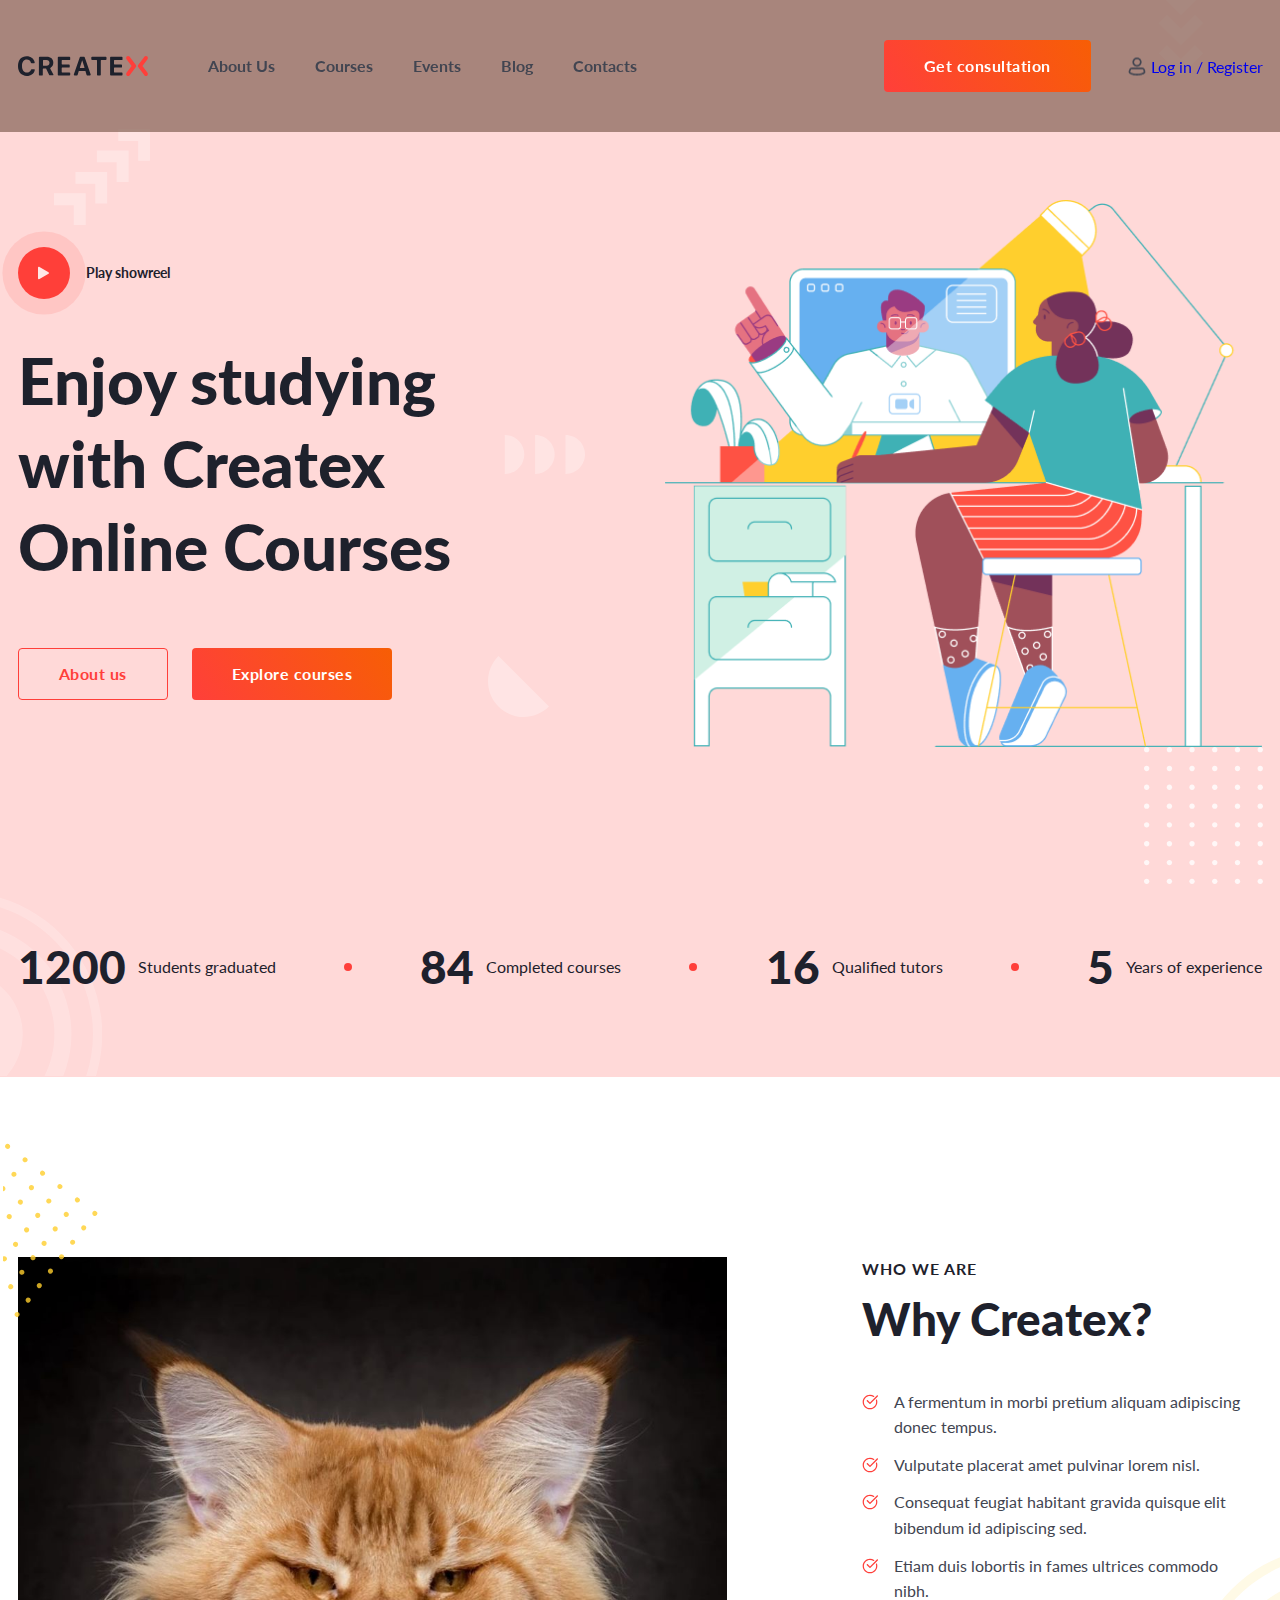
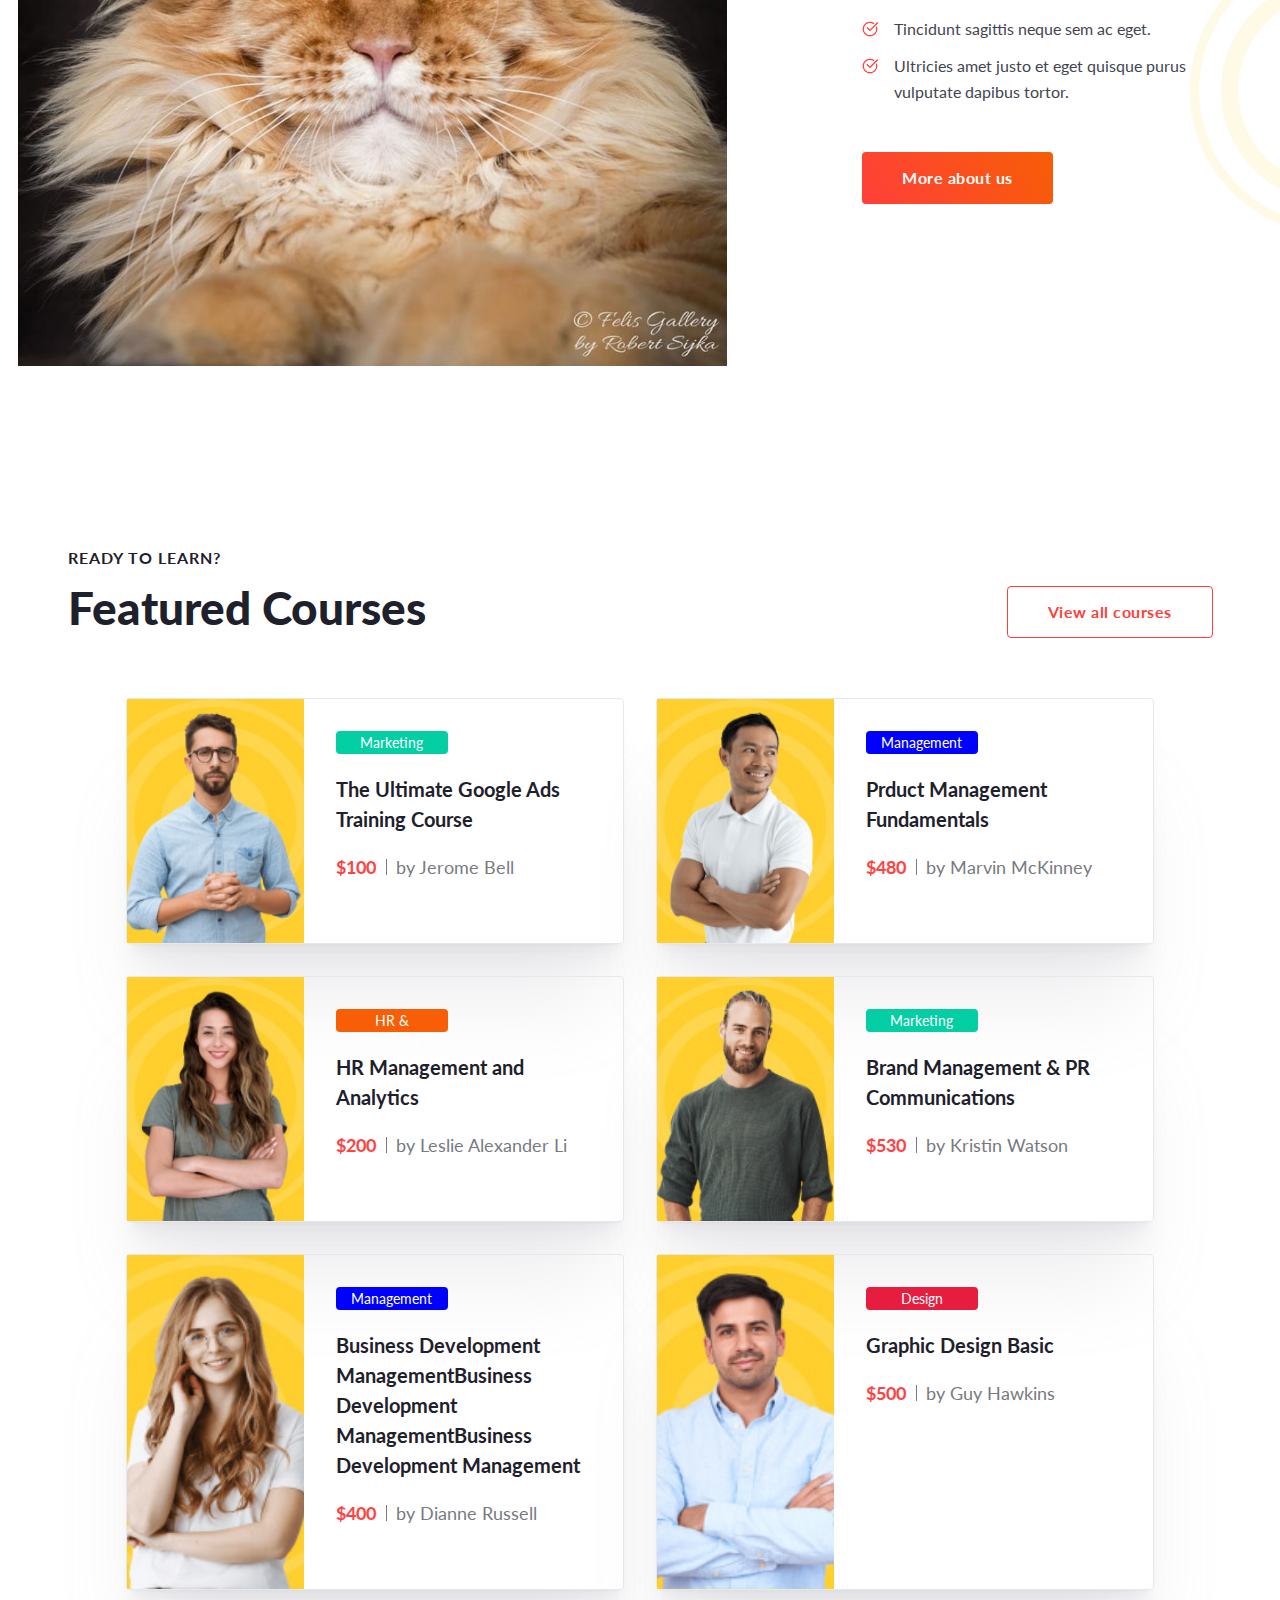
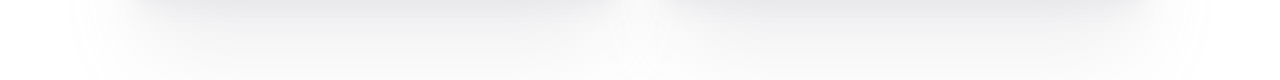
<file: index.html>
<!DOCTYPE html>
<html lang="en">
<head>
    <meta charset="UTF-8">
    <meta http-equiv="X-UA-Compatible" content="IE=edge">
    <meta name="viewport" content="width=device-width, initial-scale=1.0">
    <link rel="stylesheet" href="css/style.css">
    <link rel="stylesheet" href="css/fonts.css">
    <link rel="stylesheet" href="css/null.css">
    <link rel="stylesheet" href="css/common.css">
    <link rel="stylesheet" href="css/adaptive.css">
    <link href="https://fonts.googleapis.com/css2?family=Lato:regular,700,900&display=swap" rel="stylesheet">
    <title>Online Courses</title>
</head>
<body>
  <div class="wrapper">
     <header class="header">
        <div class="header__container">
                <a href="#" class="header__logo logo">
                    <img class="logo__img" src="img/logo.svg" alt="logo">
                </a>
                <div class="header__menu menu">
                  <nav class="menu__body">
                    <ul class="menu__list">
                    <li class="menu__item"><a href="#" class="menu__link">About Us</a></li>
                    <li class="menu__item"><a href="#" class="menu__link">Courses</a></li>
                    <li class="menu__item"><a href="#" class="menu__link">Events</a></li>
                    <li class="menu__item"><a href="#" class="menu__link">Blog</a></li>
                    <li class="menu__item"><a href="#" class="menu__link">Contacts</a></li></ul>
              </nav>
              <button type="button" class="icon-menu"><span></span></button>
                </div>
                <div class="header__actions actions">
                <a href="#" class="actions__button button"><span>Get consultation</span></a>
                <div class="actions__users user">
                 
                  <a href="#" class="user__icon icon-user"></a>
                  <a href="#" class="user__login"> <span>Log in /</span></a>
                  <a href="#" class="user__register"> <span>Register</span></a>
                </div>
                
                </div>
        </div>
    </header>
    <main class="page">
        <section class="page__main main-block">
           <div class="main-block__container">
             <div class="main-block__body body-main">
             
                <div class="body-main__content">
                    <a href="#" class="body-main__play">
                       <span>Play showreel</span></a>
                    <h1 class="body-main__title">Enjoy studying with Createx Online Courses</h1>
                  <div class="body-main__action">
                   <a href="#" class="body-main__button  button button_border"><span>About us</span></a>
                   <a class="body-main__button button"><span>Explore courses</span></a>
                  </div>
                </div>
               
               <div class="body-main__media">
            <img class="body-main__image" src="img/main/illustration.png" alt="picture">
         </div>
             </div>
         <div class="main-block__advantages advantages-main">
         <div class="advantages-main__item item-advantages">
         <div class="item-advantages__value">1200</div>
         <div class="item-advantages__text">Students graduated</div>
         </div>
         <div class="item-advantages__circle"></div>
         <div class="advantages-main__item item-advantages">
          <div class="item-advantages__value">84</div>
          <div class="item-advantages__text">Completed courses</div>
          </div>
          <div class="item-advantages__circle"></div>
          <div class="advantages-main__item item-advantages">
            <div class="item-advantages__value">16</div>
            <div class="item-advantages__text">Qualified tutors</div>
            </div>
            <div class="item-advantages__circle"></div>
            <div class="advantages-main__item item-advantages">
              <div class="item-advantages__value">5</div>
              <div class="item-advantages__text">Years of experience</div>
              </div>
        </div>
        </div>
        <div class="main-block__decor decor-main">
          <div class="decor-main__item decor-main__item_1"></div>
          <div class="decor-main__item decor-main__item_2"></div>
          <div class="decor-main__item decor-main__item_3"></div>
          <div class="decor-main__item decor-main__item_4"></div>
          <div class="decor-main__item decor-main__item_5"></div>
          <div class="decor-main__item decor-main__item_6"></div>
        </div>
     </section>
      
<section class="page__who-we-are who-we-are">
   <div class="who-we-are__container">
      <div class="who-we-are__image-container">
          <img class="who-we-are__image" src="img/who-we-are/2.jpg" alt="picture">
    </div>
     <div class="who-we-are__content">
        <div class="who-we-are__title title-container">
           <h4 class="title-container__subtitle">Who we are</h4>
           <h2 class="title-container__title">Why Createx?</h2>
           <ul class="who-we-are__list list-sign">
               <li class="list-sign__item">A fermentum in morbi pretium aliquam adipiscing donec tempus.</li>
               <li class="list-sign__item">Vulputate placerat amet pulvinar lorem nisl.</li>
               <li class="list-sign__item">Consequat feugiat habitant gravida quisque elit bibendum id adipiscing sed.</li>
               <li class="list-sign__item">Etiam duis lobortis in fames ultrices commodo nibh.</li>
               <li class="list-sign__item">Tincidunt sagittis neque sem ac eget.</li>
               <li class="list-sign__item">Ultricies amet justo et eget quisque purus vulputate dapibus tortor.</li>
           </ul>
           <a href="#" class=" who-we-are__button button"><span>More about us</span></a></div>
   </div>
 </div>
 <div class="who-we-are__decor decor">
  <div class="decor__item decor__item_1"></div>
  <div class="decor__item decor__item_2"></div>
   </div>
</section>
<!--<section class="page__questions questions">
 <div class="questions__container">
  <div class="questions__image-container">
    <img class="questions__image" src="img/questions/illustration.jpg" alt="picture">
  </div>
<div class="questions__content">
  <div class="questions__title title-container">
     <h4 class="title-container__subtitle">Any questions?</h4>
     <h2 class="title-container__title">Drop us a line</h2>
     <form action="#" method="get" class="questions__form form">
      <div class="form__row">
      <div class="form__line">
        <label for="name" class="form__label">First Name*</label>
        <input tabindex="1" id="name" required autocomplete="off" type="text" name="name" placeholder="Your first name" class="form__input">
      </div>
      <div class="form__line">
      <label for="lastname" class="form__label">Last  Name*</label>
      <input tabindex="2"  id="lastname" required autocomplete="off" type="text" name="lastname" placeholder="Your last name" class="form__input">
    </div>
  </div>
  <div class="form__row">
    <div class="form__line">
      <label for="email" class="form__label">Email*</label>
      <input tabindex="3" id="email" required autocomplete="off" type="email" name="email" placeholder="Your working email" class="form__input">
    </div>
    <div class="form__line">
    <label for="phone" class="form__label">Phone</label>
    <input tabindex="4" id="phone" required autocomplete="off" type="tel" name="phone" placeholder="Your phone number" class="form__input">
  </div>
</div>
<div class="form__row">
  <div class="form__line">
    <label for="message" class="form__label">Message*</label>
    <textarea id="message" tabindex="5" name="message" placeholder="Your message" class="form__textarea"></textarea>
  </div>
  </div>
  <div class="form__line">
  <div class="form__title">Studying process</div>
  <div class="form__radio radio">
    <input class="radio__input" id="Watching" value="Watching" name="process" type="radio">
    <label class="radio__label" for="Watching">Watching online video lectures</label>
</div>
<div class="form__radio radio">
  <input  class="radio__input" id="Passingtest" value="Passing test" name="process" type="radio">
  <label class="radio__label" for="Passingtest">Passing test</label>
</div>
<div class="form__radio radio">
  <input class="radio__input" id="feedback" value="feedback" name="process" type="radio">
  <label class="radio__label" for="feedback">Curator’s feedback</label>
</div>
<div class="form__radio radio">
  <input  class="radio__input" id="Corrections" value="Corrections" name="process" type="radio">
  <label class="radio__label" for="Corrections">Corrections if needed</label>
</div>
</div>
  <div class="form__row">
    <div class="form__line">
       <div class="form__checkbox checkbox">
        <input tabindex="6" id="ok" type="checkbox" value="yes" name="ok" class="checkbox__input">
        <label for="ok" class="checkbox__label"><span class="checkbox__text">I agree to receive communications from Createx Online School</span></label>
      </div>
    </div>
        <div class="form__line">
      <button tabindex="7" type="submit" class="questions__button button "><span>Send message</span></button>
    </div> </div>
  </form>
  </div>
  </div>
</div>
 </section>-->
<section class="page__feature feature">
  <div class="feature__container">
         <div class="feature__top">
       <div class="feature__title title-container">
         <h5 class="title-container__subtitle">Ready to learn?</h5>
          <h2 class="title-container__title">Featured Courses</h2>
        </div>
        <div class="feature__button ">
     <a class="button button_border"><span>View all courses</span></a></div>
     </div>
<div class="feature__cards">
          <div class="feature__card card">
         <div class="card__image-container">
           <img src="img/featured/image.png" alt="picture" class="card__image">
         </div>
      <div class="card__content">
       <p class="card__profile card__profile_green">Marketing</p>
       <h4 class="card__title">The Ultimate Google Ads Training Course</h4>
      <div class="card__prices">
         <span class="card__price">$100</span>
         <span class="card__name">by Jerome Bell</span>
      </div>
    </div>
  </div>
      <div class="feature__card card">
      <div class="card__image-container">
      <img src="img/featured/image2.png" alt="picture" class="card__image">
      </div>
      <div class="card__content">
      <p class="card__profile card__profile_blue">Management</p>
      <h4 class="card__title">Prduct Management Fundamentals</h4>
      <div class="card__prices">
      <span class="card__price">$480</span>
      <span class="card__name">by Marvin McKinney</span>
      </div>
    </div>
   </div>
    <div class="feature__card card">
    <div class="card__image-container">
    <img src="img/featured/image3.png" alt="picture" class="card__image">
   </div>
     <div class="card__content">
     <p class="card__profile card__profile_orange"> HR &amp; Recruting</p>
      <h4 class="card__title">HR Management and Analytics</h4>
      <div class="card__prices">
      <span class="card__price">$200</span>
      <span class="card__name">by Leslie Alexander Li</span>
   </div>
  </div>
  </div>
      <div class="feature__card card">
      <div class="card__image-container">
      <img src="img/featured/image4.png" alt="picture" class="card__image">
      </div>
      <div class="card__content">
      <p class="card__profile card__profile_green">Marketing</p>
      <h4 class="card__title">Brand Management &amp; PR Communications</h4>
      <div class="card__prices">
      <span class="card__price">$530</span>
      <span class="card__name">by Kristin Watson</span>
    </div>
   </div>
  </div>
       <div class="feature__card card">
        <div class="card__image-container">
          <img src="img/featured/image5.png" alt="picture" class="card__image">
        </div>
        <div class="card__content">
         <p class="card__profile  card__profile_blue">Management</p>
         <h4 class="card__title">Business Development ManagementBusiness Development ManagementBusiness Development Management</h4>
         <div class="card__prices">
          <span class="card__price">$400</span>
          <span class="card__name">by Dianne Russell</span>
         </div>
          </div>
           </div>
   <div class="feature__card card">
    <div class="card__image-container">
     <img src="img/featured/image6.png" alt="picture" class="card__image">
       </div>
        <div class="card__content">
         <p class="card__profile  card__profile_pink">Design</p>
          <h4 class="card__title">Graphic Design Basic</h4>
         <div class="card__prices">
          <span class="card__price">$500</span>
          <span class="card__name">by Guy Hawkins</span>
         </div>
        </div>
       </div>
      </div>
     </div>
   </section>  
    </main>
  </div>
  </body>
<!--

<div class="our-benefits">
                  <div class="our-benefits__container">
                      <div class="our-benefits__title title-container">
                          <h5 class="title-container__subtitle">Our benefits</h5>
                          <h2 class="title-container__title">That’s how we do it</h2>
                      </div>
                      <ul class="our-benefits__list tabs-list">
                          <li class="tabs-list__item">
                              <a class="tabs-list__link" href="#">Experienced Tutors</a>
                          </li>
                          <li class="tabs-list__item">
                            <a class="tabs-list__link" href="#">Feedback &amp; Support</a>
                        </li>
                        <li class="tabs-list__item">
                            <a class="tabs-list__link" href="#">24/7 Online Library</a>
                        </li>
                        <li class="tabs-list__item">
                            <a class="tabs-list__link" href="#">Community</a>
                        </li>
                      </ul>
                      <div class="our-benefits__tab block-tab">
                          <div class="block-tab__content">
                              <h3 class="block-tab__title">Only practicing tutors</h3>
                              <p class="block-tab__text">Urna nisi, arcu cras nunc. Aenean quam est lobortis mi non fames dictum suspendisse. Morbi mauris cras massa ut dolor quis sociis mollis augue. Nunc, sodales tortor sit diam mi amet massa. Fermentum diam diam sociis vestibulum. Nulla nisl accumsan, id dignissim massa ut amet. Amet enim, nisi tempus vehicula.</p>
                          </div>
                          <div class="block-tab__image-container">
                              <img src="img/1.jpg" alt="picture">
                          </div>
                      </div>
                  </div>
              </div>
<div class="our-events">
                <div class="our-events__container">
                  <div class="our-events__title title-container">
                    <h5 class="title-container__subtitle">Our Events</h5>
                    <h2 class="title-container__title">Lectures &amp; workshops</h2>
                  </div>
                  <ul class="our-events__list">
                    <li class="our-events__item item-events">
                     <div class="item-events__container">
                       <div class="item-events__data data-event">
                         <span class="data-event__data">05</span>
                         <span class="data-event__month"> August </span>
                           <span class="data-event__time">11:00 – 14:00</span>
                         </div>
                        <div class="item-events__info info-events">
                         <h4 class="info-events__title">Formation of the organizational structure of the company in the face of uncertainty.</h4>
                         <span class="info-events__type-course"> Onine master-class</span>
                       </div>
                       <div class="item-events__button button">
                       <a class="button__hover"> View more</a></div>
                     </div>
                    </li>
                    <li class="our-events__item item-events">
                    <div class="item-events__container">
                     <div class="item-events__data data-event">
                      <span class="data-event__data">24</span>
                       <span class="data-event__month"> July</span>
                        <span class="data-event__time">11:00 – 12:30</span>
                      </div>
                      <div class="item-events__info info-events">
                      <h4 class="info-events__title">Building a customer service department. Best Practices.</h4>
                      <span class="info-events__type-course">Onine lecture </span>
                    </div>
                    <div class="item-events__button button">
                      <a class="button__hover"> View more</a></div>
                  </div>
                 </li>
                 <li class="our-events__item item-events">
                  <div class="item-events__container">
                   <div class="item-events__data data-event">
                      <span class="data-event__data">16</span>
                      <span class="data-event__month"> July</span>
                      <span class="data-event__time">10:00 – 13:00</span>
                          </div>
                     <div class="item-events__info info-events">
                  <h4 class="info-events__title">How to apply methods of speculative design in practice. Worldbuilding prototyping.</h4>
                  <span class="info-events__type-course">Onine workshop </span>
                  </div>
                  <div class="item-events__button button">
                    <a class="button__hover"> View more</a></div>
              </div>
             </li>
                  </ul>
                  <div class="our-events__all-events">
                    <span class="our-events__question">Do you want more?</span>
                    <div class="our-events__button button">
                    <a href="#" class="button__idle">Explore all events</a></div>
                  </div>
                </div>
              </div>
<div class="certificate">
  <div class="certificate__container">
    <div class="certificate__content">
      <div class="certificate__title title-container">
        <h5 class="title-container__subtitle">Createx Certificate</h5>
        <h2 class="title-container__title">Your expertise will be confirmed</h2>
        <p class="certificate__text">We are accredited by international professional organizations and institutes:</p>
        <ul class="certificate__companies">
          <li class="certificate__company">
            <img class="certificate__img" src="img/logo1.svg" alt="picture">
          </li>
          <li class="certificate__company">
            <img class="certificate__img" src="img/logo2.svg" alt="picture">
          </li>
          <li class="certificate__company">
            <img class="certificate__img" src="img/logo3.svg" alt="picture">
          </li></ul>
           <div class="certificate__image-container">
          <img class="certificate__img" src="img/certificate.svg" alt="picture">
           </div>
         </div>
    </div>
  </div>
</div>
<div class="best-tutor">
  <div class="best-tutor__container">
    <div class="best-tutor__title title-container">
      <h5 class="title-container__subtitle">Best tutors are all here</h5>
      <h2 class="title-container__title">Meet our team</h2>
          </div>  
          <div class="best-tutor__content">
            <ul class="best-tutor__list">
              <li class="best-tutor__item card-tutor">
                <div class="card-tutor__container">
                  <div class="card-tutor__image-box">
                    <img src="img/6.svg" alt="picture">
                  </div>
                  <span class="card-tutor__name">Dianne Russell</span>
                  <p class="card-tutor__profile">Founder and CEO</p>
                </div>
              </li>
              <li class="best-tutor__item card-tutor">
                <div class="card-tutor__container">
                  <div class="card-tutor__image-box">
                    <img src="img/5.svg" alt="picture">
                  </div>
                  <span class="card-tutor__name">Jerome Bell</span>
                  <p class="card-tutor__profile">Founder and Program Director</p>
                </div>
              </li>
              <li class="best-tutor__item card-tutor">
                <div class="card-tutor__container">
                  <div class="card-tutor__image-box">
                    <img src="img/4.svg" alt="picture">
                  </div>
                  <p class="card-tutor__name">Kristin Watson</p>
                  <span class="card-tutor__profile">Marketer, Curator of Marketing Course</span>
                </div>
              </li>
              <li class="best-tutor__item card-tutor">
              <div class="card-tutor__container">
               <div class="card-tutor__image-box">
               <img src="img/3.svg" alt="picture">
              </div>
             <span class="card-tutor__name">Marvin McKinney</span>
            <p class="card-tutor__profile">PM, Curator of Management Course</p>
          </div>
        </li>
      </ul>
    </div>
  </div>
</div>
<div class="testimonials">
  <div class="testimonials__container">
    <div class="testimonials__title title-container">
      <h5 class="title-container__subtitle">TESTIMONIALS</h5>
      <h2 class="title-container__title">What our students say</h2>
    </div>
    <div class="testimonials__review review">
      <p class="review__text">Lorem ipsum dolor sit amet, consectetur adipiscing elit. Justo, amet lectus quam viverra mus lobortis fermentum amet, eu. Pulvinar eu sed purus facilisi. Vitae id turpis tempus ornare turpis quis non. Congue tortor in euismod vulputate etiam eros. Pulvinar neque pharetra arcu diam maecenas diam integer in.</p>
      <div class="review__box">
        <div class="review__image-box">
          <img class="review__img" src="img/photo.svg" alt="picture">
        </div>
        <div class="review__user">
          <span class="review__name">Eleanor Pena</span>
          <span class="review__position">Position, Course</span>
        </div>
      </div>
    </div>   
  </div>
</div>
<div class="blog">
  <div class="blog__container">
    <div class="blog__title title-container">
      <h5 class="title-container__subtitle">Our blog</h5>
      <h2 class="title-container__title">Latest posts</h2>
    </div>
    <div class="blog__box">
      <ul class="blog__list">
        <li class="blog__item item-blog">
          <div class="item-blog__content">
            <div class="item-blog__image-box">
              <span class="item-blog__type-info">Podcast</span>
              <img class="item-blog__img" src="img/blog1.svg" alt="picture">
            </div>
            <div class="item-blog__about">
              <span class="item-blog__profile">Marketing</span>
              <span class="item-blog__data">September 4, 2020</span>
              <span class="item-blog__time">36 min</span>
            </div>
            <h4 class="item-blog__title">What is traffic arbitrage and does it really make money?</h4>
            <p class="item-blog__text">Pharetra, ullamcorper iaculis viverra parturient sed id sed. Convallis proin dignissim lacus, purus gravida...</p>
            <a href="#" class="item-blog__link">Listen</a>
          </div>
        </li>
        <li class="blog__item item-blog">
          <div class="item-blog__content">
            <div class="item-blog__image-box">
              <span class="item-blog__type-info">Video</span>
              <img class="item-blog__img" src="img/blog2.svg" alt="picture">
            </div>
            <div class="item-blog__about">
              <span class="item-blog__profile">Management</span>
              <span class="item-blog__data">August 25, 2020</span>
              <span class="item-blog__time">45 min</span>
            </div>
            <h4 class="item-blog__title">What to do and who to talk to if you want to get feedback on the product</h4>
            <p class="item-blog__text">Neque a, senectus consectetur odio in aliquet nec eu. Ultricies ac nibh urna urna sagittis faucibus...</p>
            <a href="#" class="item-blog__link">Watch</a>
          </div>
        </li>
        <li class="blog__item item-blog">
          <div class="item-blog__content">
            <div class="item-blog__image-box">
              <span class="item-blog__type-info">Article</span>
              <img class="item-blog__img" src="img/blog3.svg" alt="picture">
            </div>
            <div class="item-blog__about">
              <span class="item-blog__profile">Design</span>
              <span class="item-blog__data">August 8, 2020</span>
              </div>
            <h4 class="item-blog__title">Should you choose a creative profession if you are attracted to creativity?</h4>
            <p class="item-blog__text">Curabitur nisl tincidunt eros venenatis vestibulum ac placerat. Tortor, viverra sed vulputate ultrices...</p>
            <a href="#" class="item-blog__link">Read</a>
          </div>
        </li>
      </ul>
    </div>
  </div>
</div>
<div class="subscribe">
  <div class="subscribe__container">
    <div class="subscribe__title title-container">
      <h5 class="title-container__subtitle">Don’t miss anything</h5>
      <h2 class="title-container__title">Subscribe to the Createx School announcements</h2>
    </div>
    <div class="subscribe__form form-subscribe">
      <div class="form-subscribe__input">Your working email</div>
      <div class="form-subscribe__button button">Subscribe</div>
    </div>
  </div>
</div>
    </main>
      <footer class="footer">
        <div class="footer__top">
          <div class="footer__container">
            <div class="footer__main-block">
              <div class="footer__logo logo">
                <img class="logo__img" src="img/logo.svg" alt="Logo">
              </div>
              <p class="footer__text">Createx Online School is a leader in online studying. We have lots of courses and programs from the main market experts. We provide relevant approaches to online learning, internships and employment in the largest companies in the country. </p>
              <ul class="footer__list-socials socials">
                <li class="socials__item"><a href="#" class="socials__link"></a></li>
                <li class="socials__item"><a href="#" class="socials__link"></a></li>
                <li class="socials__item"><a href="#" class="socials__link"></a></li>
                <li class="socials__item"><a href="#" class="socials__link"></a></li>
                <li class="socials__item"><a href="#" class="socials__link"></a></li>
                <li class="socials__item"><a href="#" class="socials__link"></a></li>
              </ul>
            </div>
            <div class="footer__list">
              <h3 class="footer__title">site map</h3>
              <ul class="footer__list-info info-list">
                <li class="info-list__item"><a href="#" class="info-list__link">About Us</a></li>
                <li class="info-list__item"><a href="#" class="info-list__link">Courses</a></li>
                <li class="info-list__item"><a href="#" class="info-list__link">Events</a></li>
                <li class="info-list__item"><a href="#" class="info-list__link">Blog</a></li>
                <li class="info-list__item"><a href="#" class="info-list__link">Contacts</a></li>
              </ul>
            </div>
            <div class="footer__list">
              <h3 class="footer__title">courses</h3>
              <ul class="footer__list-info info-list">
                <li class="info-list__item"><a href="#" class="info-list__link">Marketing</a></li>
                <li class="info-list__item"><a href="#" class="info-list__link">Management</a></li>
                <li class="info-list__item"><a href="#" class="info-list__link">HR &amp; Recruting</a></li>
                <li class="info-list__item"><a href="#" class="info-list__link">Design</a></li>
                <li class="info-list__item"><a href="#" class="info-list__link">Development</a></li>
              </ul>
            </div>
            <div class="footer__contacts">
              <h3 class="footer__title">contact us</h3>
              <span class="footer__phone">(405) 555-0128</span>
              <span class="footer__mail">hello@createx.com</span>
            </div>
            <div class="footer__form">
              <h3 class="footer__title">sign up to our newsletter</h3>
              <div class="footer__input"></div>
              <p class="footer__subscribe">*Subscribe to our newsletter to receive communications and early updates from
                Createx SEO Agency.</p>
            </div>
          </div>
        </div>
        <div class="footer__bottom">
          <div class="footer__container">
            <p class="footer__copyrights">© All rights reserved. Made with <span></span> by Createx Studio</p>
            <a href="#" class="footer__go-top">go to top</a>
          </div>
        </div>
      </footer>-->
</file>
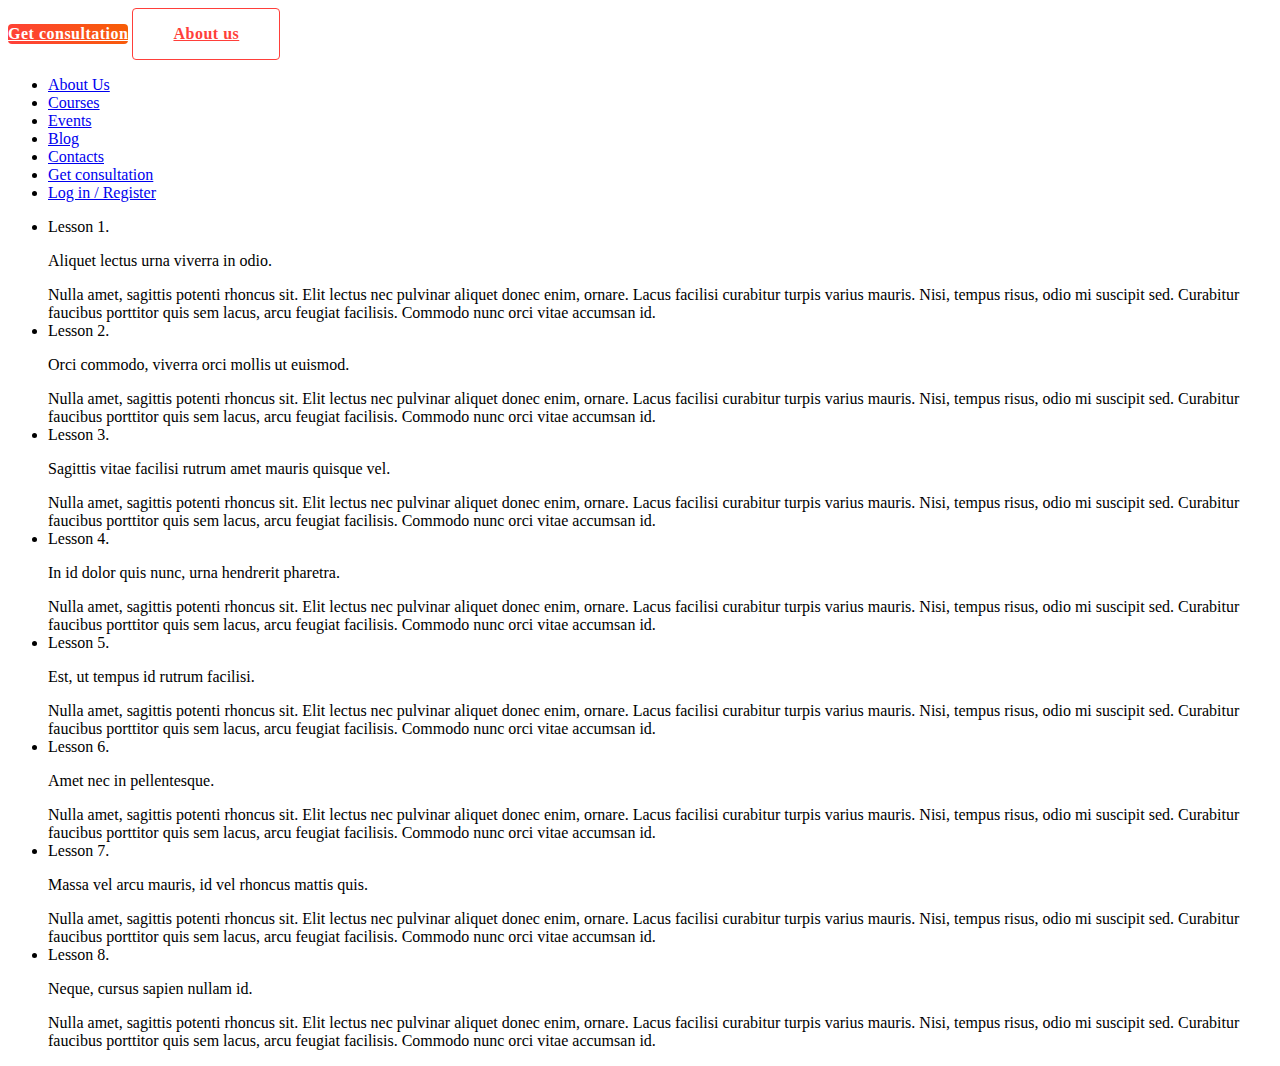
<file: _common.html>
<!DOCTYPE html>
<html lang="en">
<head>
    <meta charset="UTF-8">
    <meta http-equiv="X-UA-Compatible" content="IE=edge">
    <meta name="viewport" content="width=device-width, initial-scale=1.0">
    <link rel="stylesheet" href="css/style.css">
    <link rel="stylesheet" href="css/common.css">
    <title>Online Courses</title>
</head>
<body>
<a href="" class="button"><span>Get consultation</span></a>
<a href="" class="button button_border"><span>About us</span> </a>
<div class="hamburger">
    <input id="hamburger__toggle" type="checkbox">
    <label for="hamburger__toggle" class="hamburger__btn">
        <span></span>
    </label>
    <ul class="hamburger__menu">
        <li class="hamburger__item">
            <a href="#">About Us</a>
        </li>
        <li class="hamburger__item">
            <a href="#">Courses</a>
        </li>
        <li class="hamburger__item">
            <a href="#">Events</a>
        </li>
        <li class="hamburger__item">
            <a href="#">Blog</a>
        </li>
        <li class="hamburger__item">
            <a href="#">Contacts</a>
        </li>
        <li class="hamburger__item hamburger__item--action">
            <a href="#" class="hamburger__action btn btn--orange">Get consultation</a>
        </li>
        <li class="hamburger__item hamburger__item--action">
            <a href="#" class="hamburger__login">Log in / Register</a>
        </li>
    </ul>
</div>
<div class="course-main__body">
    <div class="course-main__content">
        <ul class="course-main__list">
            <li class="course-main__item">
                <input type="checkbox" id="lesson-1">
                <label class="cross" for="lesson-1">Lesson 1.</label>
                <p>Aliquet lectus urna viverra in odio.</p>
                <div class="course-main__description">Nulla amet, sagittis potenti rhoncus sit. Elit lectus nec pulvinar aliquet donec enim, ornare. Lacus facilisi curabitur turpis varius mauris. Nisi, tempus risus, odio mi suscipit sed. Curabitur faucibus porttitor quis sem lacus, arcu feugiat facilisis. Commodo nunc orci vitae accumsan id.</div>
            </li>
            <li class="course-main__item">
                <input type="checkbox" id="lesson-2">
                <label class="cross" for="lesson-2">Lesson 2.</label>
                <p>Orci commodo, viverra orci mollis ut euismod.</p>
                <div class="course-main__description">Nulla amet, sagittis potenti rhoncus sit. Elit lectus nec pulvinar aliquet donec enim, ornare. Lacus facilisi curabitur turpis varius mauris. Nisi, tempus risus, odio mi suscipit sed. Curabitur faucibus porttitor quis sem lacus, arcu feugiat facilisis. Commodo nunc orci vitae accumsan id.</div>
            </li>
            <li class="course-main__item">
                <input type="checkbox" id="lesson-3">
                <label class="cross" for="lesson-3">Lesson 3.</label>
                <p>Sagittis vitae facilisi rutrum amet mauris quisque vel.</p>
                <div class="course-main__description">Nulla amet, sagittis potenti rhoncus sit. Elit lectus nec pulvinar aliquet donec enim, ornare. Lacus facilisi curabitur turpis varius mauris. Nisi, tempus risus, odio mi suscipit sed. Curabitur faucibus porttitor quis sem lacus, arcu feugiat facilisis. Commodo nunc orci vitae accumsan id.</div>
            </li>
            <li class="course-main__item">
                <input type="checkbox" id="lesson-4">
                <label class="cross" for="lesson-4">Lesson 4.</label>
                <p>In id dolor quis nunc, urna hendrerit pharetra.</p>
                <div class="course-main__description">Nulla amet, sagittis potenti rhoncus sit. Elit lectus nec pulvinar aliquet donec enim, ornare. Lacus facilisi curabitur turpis varius mauris. Nisi, tempus risus, odio mi suscipit sed. Curabitur faucibus porttitor quis sem lacus, arcu feugiat facilisis. Commodo nunc orci vitae accumsan id.</div>
            </li>
            <li class="course-main__item">
                <input type="checkbox" id="lesson-5">
                <label class="cross" for="lesson-5">Lesson 5.</label>
                <p>Est, ut tempus id rutrum facilisi.</p>
                <div class="course-main__description">Nulla amet, sagittis potenti rhoncus sit. Elit lectus nec pulvinar aliquet donec enim, ornare. Lacus facilisi curabitur turpis varius mauris. Nisi, tempus risus, odio mi suscipit sed. Curabitur faucibus porttitor quis sem lacus, arcu feugiat facilisis. Commodo nunc orci vitae accumsan id.</div>
            </li>
            <li class="course-main__item">
                <input type="checkbox" id="lesson-6">
                <label class="cross" for="lesson-6">Lesson 6.</label>
                <p>Amet nec in pellentesque.</p>
                <div class="course-main__description">Nulla amet, sagittis potenti rhoncus sit. Elit lectus nec pulvinar aliquet donec enim, ornare. Lacus facilisi curabitur turpis varius mauris. Nisi, tempus risus, odio mi suscipit sed. Curabitur faucibus porttitor quis sem lacus, arcu feugiat facilisis. Commodo nunc orci vitae accumsan id.</div>
            </li>
            <li class="course-main__item">
                <input type="checkbox" id="lesson-7">
                <label class="cross" for="lesson-7">Lesson 7.</label>
                <p>Massa vel arcu mauris, id vel rhoncus mattis quis.</p>
                <div class="course-main__description">Nulla amet, sagittis potenti rhoncus sit. Elit lectus nec pulvinar aliquet donec enim, ornare. Lacus facilisi curabitur turpis varius mauris. Nisi, tempus risus, odio mi suscipit sed. Curabitur faucibus porttitor quis sem lacus, arcu feugiat facilisis. Commodo nunc orci vitae accumsan id.</div>
            </li>
            <li class="course-main__item">
                <input type="checkbox" id="lesson-8">
                <label class="cross" for="lesson-8">Lesson 8.</label>
                <p>Neque, cursus sapien nullam id.</p>
                <div class="course-main__description">Nulla amet, sagittis potenti rhoncus sit. Elit lectus nec pulvinar aliquet donec enim, ornare. Lacus facilisi curabitur turpis varius mauris. Nisi, tempus risus, odio mi suscipit sed. Curabitur faucibus porttitor quis sem lacus, arcu feugiat facilisis. Commodo nunc orci vitae accumsan id.</div>
            </li>
        </ul>
    </div>
</body>
</html>
</file>
<file: css/style.css>
.wrapper{
     
      min-height: 100%;
	display: flex;
	flex-direction: column;
	position: relative;
	overflow: hidden;
   }
   .wrapper>main {
      flex: 1 1 auto;
   }

   .header{
      position: fixed;
      top:0;
      left:0;
      width: 100%;
      padding: 20px 0;
      z-index: 50;
      background-color: rgba(146, 112, 100, 0.795);
   }
   .header__container {
      display: flex;
      align-items: center;
      gap:60px;
      padding: 20px 15px 20px 15px;

   }
   .header__logo {
   }
   .logo {
   }
   .logo__img {
   }
   .header__menu {
      flex-grow: 1;
   }
   .menu {
   }
   .menu__list {
      display: flex;
      column-gap:40px;
      row-gap: 10px;
      flex-wrap: wrap;
      align-items: center;
   }
   .menu__item {
   }
   .menu__link {
      position: relative;
      font-family: "Lato";
      font-weight: 700;
font-size: 16px;
line-height: 160%;
color: #424551;
transition: color 0.3s ease 0s;

   }

   .menu__link::before {
      content: "";
      display: inline-block;
      margin-bottom: -5px;
      position: absolute;
      left: 0;
      bottom: 0;
      width: 0;
      height: 2px;
      background-color: #696464f9;
      transition: all 0.4s ease 0s, opacity 0.5s ease 0s;
      opacity: 0;
   }
   
   @media (any-hover: hover) {
      .menu__link:hover::before {
         content: "";
         transition: all 0.4s ease 0s, opacity 0.5s ease 0s;
         width: 100%;
         opacity: 1;
         text-decoration: none;
      }
   }

   .header__actions {
      display: flex;
      flex-shrink: 0;
      align-items: center;
      gap:36px;
      flex-wrap: wrap;
   }
   .actions{
      display: flex;
      align-items: center;
   }
   .actions__button {
      padding:16px 40px ;
   }
   
   
   .user {
      
      align-items: center;
   
   }
   
   .user__icon {
      color: #424551;
      background: url("../img/icons/Profile.png") left no-repeat;
      padding-left: 24px;
      width: ;
      height: 100%;
   }
   
  
   .icon-user{
width: 100%;
   }
  
   
   .user__login {}
   
   .user__login span:hover {
      text-decoration: underline;
   }
   .user__register {}

   .user__register span:hover {
      text-decoration: underline;
   }
   
   .main-block {
      padding: 200px 0px 80px 0px ;
      background: rgba(255, 63, 58, 0.2);
      position: relative;
   }
   .main-block__container {
      position: relative;
      z-index: 2;
   }
   .main-block__body {
      margin-bottom: 190px;
   }
   
   .main-block__advantages {
   }

   .body-main {
      display: flex;
      gap: 137px;
      flex-direction: row;
      
   }
   .body-main__media {
      flex:0 1 48%;
      position: relative;
   }
   .body-main__image{
      max-width: 100%;
        
      }
      
   .body-main__play {
font-weight: 700;
font-size: 14px;
line-height: 150%;
color: #1E212C;
display: inline-flex;
align-items: center;
position: relative;
gap: 16px;
   }
   .body-main__play::after{
      content: "";
      position: absolute;
      top:0;
      left:0;
      width: 52px;
      height: 52px;
      border-radius: 50%;
      background:rgba(255, 63, 58, 0.12);
      transform:scale(1.6);
      animation: play-circle 1s infinite ease alternate;
   }
   .body-main__play::before{
      content: "";
      flex: 0 0 52px;
      width: 52px;
      height: 52px;
      border-radius: 50%;
      background:rgba(255, 63, 58, 1) url("../img/main/Polygon.svg") center no-repeat;
   }
 @keyframes play-circle{
   0%{
      transform:scale(1.6);
   }
   100%{
      transform:scale(1.8);
   }
 }
 .body-main__play:not(:last-child){
margin-bottom: 40px;
 }
   .body-main__title {
font-style: normal;
font-weight: 900;
font-size: 64px;
line-height: 130%;
color: #1E212C;
   }
   .body-main__title:not(:last-child){
      margin-bottom: 60px;
       }
   .body-main__action {
      display: flex;
      align-items: center;
      gap: 24px;
   }
   .body-main__button {
      padding:16px 40px ;
   }
  .body-main__content{
   
   flex:1 1 40%;
  
   align-self: center;
  }
   
  
   
   .advantages-main {
      display: flex;
      justify-content: space-between;
      gap: 20px;
      align-items: center;
   }
   .advantages-main__item {
     
   }
   .item-advantages {
      display: flex;
      align-items: center;
      gap:12px;
      flex-wrap: wrap;
   }
 
   .item-advantages__circle{
      background:rgba(255, 63, 58, 1) ;
      flex: 0 0 8px;
      border-radius: 50%;
      width: 8px;
      height: 8px;
   }
   .item-advantages__value {
      font-style: normal;
font-weight: 900;
font-size: 46px;
line-height: 130%;
color: #1E212C;
   }
   .item-advantages__text {
      font-style: normal;
font-weight: 400;
font-size: 16px;
line-height: 160%;
color: #1E212C
   }

   .main-block__decor {
   }
   .decor-main {
      position: absolute;
      width: 100%;
      height: 100%;
      top:0;
      left:0;
   }
   .decor-main__item {
      position: absolute;
   }
   .decor-main__item_1 {
      background: url("../img/main/decor/shapes.svg") 0 0 no-repeat;
      width: 96px;
      height: 96px;
      top:12%;
      left:4.2%;
   }

   .decor-main__item_2 {
      background: url("../img/main/decor/circles.svg") 0 0 no-repeat;
      width: 284px;
      height: 284px;
      bottom:-9.2%;
      left:-5.5%;

   }
   .decor-main__item_3 {
      background: url("../img/main/decor/shapes2.svg") 0 0 no-repeat;
      width: 88px;
      height: 47px;
      top:40%;
      left:39%;
   }
   .decor-main__item_4 {
      background: url("../img/main/decor/Vector.svg") 0 0 no-repeat;
      width: 61px;
      height: 61px;
      top:60.9%;
      left:38.1%;
   }
   .decor-main__item_5 {
      background: url("../img/main/decor/shapes.svg") 0 0 no-repeat;
      width: 96px;
      height: 96px;
      top:-3.7%;
      right: 4%;
      transform: rotate(135deg);
   }

   .decor-main__item_6 {
      background: url("../img/main/decor/dots.svg") 0 0 no-repeat;
      width: 187px;
      height: 137px;
      bottom:17.9%;
      right: -4%;
     
   }
   .who-we-are{
      position: relative;
   }
   .who-we-are__container {
      padding: 180px 0px 90px 0px ; 
      display: flex;
     
      position: relative;
   }
   .who-we-are__image-container {
      flex:1 1 57%;
      position: relative;
   }
   .who-we-are__image {
     
     max-width: 100%;
     
   }
   .who-we-are__content {
      flex: 0 0 43%;
      z-index: 2;
      
   }
   .who-we-are__title {
      width: 390px;
      margin-left: 135px;
   }
   
     .who-we-are__list {
      margin-bottom: 48px;
      max-width: 390px;
   }
   .list-sign {
      max-width: 390px;
      
   }
   .list-sign__item {
     display: flex;
     flex-direction:column ;
     gap: 12px;
font-style: normal;
font-weight: 400;
font-size: 16px;
line-height: 160%;
color: #424551;
position: relative;
padding-left: 32px;

   }
   .list-sign__item::before{
      
      display: block;
      content:"";
      visibility: visible;
    position: absolute;
    width: 16px;
    height: 16px;
    top: 5px;
    left: 0;
    transition: all 0.2s ease 0s;
         background: url("../img/who-we-are/decor/check.svg")  0 0 / 16px no-repeat;
   }
   .list-sign__item:not(:last-child){
      margin-bottom: 12px;
   }
   .who-we-are__button {
      padding:16px 40px ;
   }
   .decor__item {
      z-index: 2;
        position: absolute;
    width: 100%;
    height: 100%;
    top:0;
    left:0;
   }
   .decor__item_1 {
            top:9%;
      left:-4.7%;
      width: 221px;
      height: 96px;
      background: url("../img/who-we-are/decor/dots.svg") 0 0 no-repeat;
     transform: rotate(90deg);
   }

   .decor__item_2 {
      top:48%;
      left:93%;
      width: 287px;
      height: 287px;
      background: url("../img/who-we-are/decor/circles.svg") 0 0 no-repeat;
       }
       .questions{
         padding: 90px 0px 90px 0px ; 
       }
       .questions__container {
         
      display: flex;
      column-gap: 105px;
     
      }
      .questions__image-container {
        
         flex: 1 1 34.3%;
       align-self: center;
      }
      
      .questions__content {
         flex: 0 0 52%;
         display: flex;
         padding: 0px;
         
      }
      .questions__title {
         width: 100%;
         margin-left: 0;
      }
    
      .questions__button {
         width: 340px;
         display: inline-block;
         position: relative;
         cursor:pointer;
         align-items: center;
      }     
      .questions__button span{
         padding: 0px 77px;
        font-weight: 700;
font-size: 16px;
line-height: 325%;
align-items: center;
text-align: center;
letter-spacing: 0.5px;
color: #FFFFFF;
      }
      .form__row{
         display: flex;
         gap: 25px;
      }
      .form__line {
         flex:1 1 56.7%;
      }
      .form__line:not(:last-child){
         margin-bottom: 24px;
      }
      .form__label {
   font-style: normal;
   font-weight: 400;
   font-size: 16px;
   line-height: 160%;
   color: #424551;
      }
      .form__label:not(:last-child){
         display: inline-block;
         margin-bottom: 8px;
      }
      .form__input {
         padding: 13px 16px;
         color: #7A956B;
         width: 340px;
         height: 52px;
         border: 1px solid #D7DADD;
border-radius: 4px;
      }
      .form__input::placeholder{
         font-weight: 400;
font-size: 16px;
line-height: 160%;
color: #9A9CA5;
      }
      .form__textarea{
         padding: 13px 16px;
         Width:705px;
         Height:128px;
         border: 1px solid #D7DADD;
border-radius: 4px;
font-style: normal;
   font-weight: 400;
   font-size: 16px;
   line-height: 160%;
   color: #424551;
   margin-bottom: 48px;
      }
      .form__textarea::placeholder {
         font-family: "Lato"; 
font-style: normal;
   font-weight: 400;
   font-size: 16px;
   line-height: 160%;
   color: #9A9CA5;
      }
      .form__textarea:not(:last-child){
        display: block;
         margin-bottom: 48px;
      }
      .checkbox{
       position: relative;
      }
      .checkbox__input {
         width: 315px;
         position: absolute;
	width: 0;
	height: 0;
	opacity: 0;
      }
      .checkbox__label {
         cursor: pointer;
       display: inline-flex;
       align-items: center;
       gap: 12px;

      }
      input[type="checkbox"] {
         display: none;
       }
      .checkbox__text {
         font-style: normal;
font-weight: 400;
font-size: 16px;
line-height: 160%;
color: #424551;
align-self: center;
}
.checkbox__label::before {
         content: "";
         flex: 0 0 16px;
         width: 16px;
         height: 16px;
         border-radius: 3px;
         transform: translate(0, -70%);
         background: rgb(255 63 58);
      }
.checkbox__input:checked + .checkbox__label::before {
         background: rgb(255 63 58) url('../img/questions/check.svg') center/ 70% no-repeat;
 }
      .form__title{
         font-style: normal;
         font-weight: 700;
         font-size: 16px;
         line-height: 150%;
         letter-spacing: 1px;
         text-transform: uppercase;
         color: #1E212C;
      }
      .form__title:not(:last-child){
         margin-bottom: 8px;}
         input[type="radio"] {
            display: none;
          }
      .form__radio {
      }
      .radio {
      }
      .radio__input {
      }
      .radio__label {
         font-style: normal;
font-weight: 400;
font-size: 16px;
line-height: 160%;
color: #424551;
align-self: center;
   cursor: pointer;
   display: inline-flex;
   align-items: center;
   gap: 12px;
   position: relative;
      }
      .radio__label:not(:last-child){
         margin-bottom: 48px;}
         .radio__label::before{
               content: '';
               align-self: flex-start;
               transform: translate(0, 35%);
               flex: 0 0 16px;
               width: 16px;
               height: 16px;
               border-radius: 50%;
               background-color: rgb(255 63 58);
           }
           
        .radio__input:checked + .radio__label::before {
         background: white;/*url('../img/questions/check.svg') center/ 70% no-repeat;*/
      outline: 2px solid rgb(255 63 58) ;
      }
      .feature__container {
         padding: 90px 0px 90px 0px ; 
      }
      .feature__top {
         display: flex;
        flex-direction: row;
        padding-bottom: 60px;
        padding-left: 50px;
        padding-right: 50px;
      }
      .feature__title {
         flex:0 0 50%;
        
         text-align: start;
         margin-left: 0;
      }
      .feature__button {
         flex:0 0 50%;
         text-align: end;
         align-self: flex-end;
      
      }
      .feature__content {
         display: flex;
         flex-wrap: wrap;
      }
      .feature__cards{
         display: flex;

         flex-wrap: wrap;
         flex: 1 1 auto;
         justify-content: center;
         row-gap:32px;
         column-gap: 32px;
        
        
      }
      .feature__card {
         flex: 0 1 40%;

         width: 100%;
      }


      .card {
         display: flex;
         
         border: 1px solid rgba(229, 232, 237, 1) ;
        /* box-shadow: 0 14px 28px rgba(0,0,0,0.1), 0 10px 10px rgba(0,0,0,0.1);*/
        border: 1px solid #E5E8ED;
/* shadow/regular */

box-shadow: 0px 80px 80px -20px rgba(154, 156, 165, 0.16), 0px 30px 24px -10px rgba(154, 156, 165, 0.1), 0px 12px 10px -6px rgba(154, 156, 165, 0.08), 0px 4px 4px -4px rgba(30, 33, 44, 0.05);
border-radius: 4px;
         
              }
      .card__image-container {
         flex: 0 0 35.6%;
         position: relative;
         min-height: 214px;
      }
      .card__image {
         height: 100%;
         width: 100%;
         object-fit: cover;
         position: absolute;
         top:0;
         left:0;

      }
      .card__content {
         flex: 1 1 48.5%;
         align-items: center;
         padding: 32px 32px 62px 32px;
      }
      .card__profile:not(:last-child){
         padding-bottom: 20px;
      }
      .card__profile {
         font-style: normal;
font-weight: 400;
font-size: 14px;
line-height: 150%;
color: #FFFFFF;
max-width: 112px;
height: 23px;
text-align: center;
border-radius: 4px;
align-items: center;
padding: 1px 8px;

      }
      .card__profile_green{
         background-color: #03CEA4; ;
      }
      .card__profile_blue{
         background-color: blue;
      }
      .card__profile_orange{
         background-color: #F75E05;
      }
      .card__profile_pink{
         background-color: rgb(231, 29, 63);
      }
      .card__profile:not(:last-child){
         margin-bottom: 20px;
      }
    
      .card__title {
         font-style: normal;
font-weight: 700;
font-size: 20px;
line-height: 150%;
color: #1E212C;

      }
      .card__title:not(:last-child){
         margin-bottom: 20px;
      }   
      .card__prices {
      }
      .card__price {
        font-style: normal;
font-weight: 700;
font-size: 18px;
line-height: 150%;
color: #FF4242;
position: relative;
margin-right: 16px;
      }
      .card__price::after {
         content:"";
         width: 1px;
         height: 16px;
         background-color:rgba(120, 122, 128, 1);
         position: absolute;
         top: 3px;
         left:50px;
      }
      .card__name {
         font-weight: 400;
font-size: 18px;
line-height: 150%;
color: #787A80;
      }
</file>
<file: css/fonts.css>
@import url("https://fonts.googleapis.com/css?family=Lato:regular,700,900&display=swap");
@font-face {
	font-family: 'Lato';
	src: url('../fonts/Lato-Regular.woff') format('woff');
    font-weight: normal;
	font-style: normal;
    font-display: swap;
}
@font-face {
	font-family: 'Lato';
	src: url('../fonts/Lato-Bold.woff') format('woff');
    font-weight: 700;
	font-style: normal;
    font-display: swap;
}
@font-face {
	font-family: 'Lato';
	src: url('../fonts/Lato-Black.woff') format('woff');
    font-weight: 900;
	font-style: normal;
    font-display: swap;
}
</file>
<file: css/null.css>
body,
html{
height: 100%;
font-family: "Lato";
color:  rgba(30, 33, 44, 1);
}
*,
*::before,
*::after {
	margin: 0;
	padding: 0;
	border: 0;
	box-sizing: border-box;
}
li {
	list-style: none;
}
a,
a:visited {
	text-decoration: none;
}
a:hover {
	text-decoration: none;
}
h1,
h2,
h3,
h4,
h5,
h6 {
	font-weight: inherit;
	font-size: inherit;
}
img {
	vertical-align: top;
}
body,
html{
height: 100%;
font-family: "Lato";
color:  rgba(30, 33, 44, 1);
}
</file>
<file: css/common.css>
[class*="_container"]{
    max-width: 1265px;
    margin: 0 auto;
    padding-left: 10px;
    padding-right: 10px;
   }
 
   .title-container__subtitle{
    font-style: normal;
    font-weight: 700;
    font-size: 16px;
    line-height: 150%;
    letter-spacing: 1px;
    text-transform: uppercase;
    color: #1E212C;
 }
 .title-container__title{
    font-style: normal;
    font-weight: 900;
    font-size: 46px;
    line-height: 130%;
    color: #1E212C; 
 }
 .title-container__subtitle:not(:last-child){
    margin-bottom: 8px;
 }
 
 .title-container__title:not(:last-child){
    margin-bottom: 40px;
 } 
.button{
    background: linear-gradient(55.95deg, #FF3F3A 0%, #F75E05 100%);
border-radius: 4px;
font-weight: 700;
font-size: 16px;
line-height: 1.25;
letter-spacing: 0.5px;
color: #FFFFFF;

display: inline-block;
position: relative;
cursor:pointer;
align-items: center;

}
.button span{
    align-items: center;
    position: relative;
       z-index: 5;
     
}
.button::before{
    content:"";
    position: absolute;
    width: 100%;
    height: 100%;
    top:0;
    left:0;
    transition: all 0.3s ease 0s;
    opacity: 0;
    border-radius: 4px;
    background:  #F75E05 ;
}
.button:hover::before{

 opacity: 1;

}
.button_border{
    position: relative;
padding: 15px 40px 15px 40px;
background: transparent;
border: 1px solid rgba(255, 63, 58, 1);
color: rgba(255, 63, 58, 1);
}
.button_border:hover{
    color:white;
}
 /* Burger */

 .icon-menu {
	display: none;
}

@media (max-width: 1160px) {
	.icon-menu {
		display: block;
		position: relative;
		width: 30px;
		height: 20px;
		background-color: transparent;
	}

	.icon-menu span {
		position: absolute;
		background-color: black;
		width: 100%;
		height: 2px;
		left: 0;
		top: 9px;

	}

	.icon-menu::before,
	.icon-menu::after {
		content: '';
		position: absolute;
		background-color: black;
		width: 100%;
		height: 2px;
		left: 0;
	}

	.icon-menu::before {
		top: -1px;
	}

	.icon-menu::after {
		bottom: 0;
	}

}


/*
.header__login, .hamburger__login {
    flex-shrink: 0;
    padding-left: 28px;
    background: url('../img/icons/hdr-login.svg') left center / contain no-repeat;
}

.hamburger {
    position: relative;
    display: none;
}
#hamburger__toggle {
    opacity: 0;
    width: 0;
    height: 0;
    position: absolute;
}
.hamburger__btn {
    display: flex;
    align-items: center;
    justify-content: center;
    width: 26px;
    height: 26px;
    cursor: pointer;
    position: relative;
}
.hamburger__btn span, .hamburger__btn span::before, .hamburger__btn span::after {
    display: block;
    width: 100%;
    height: 2px;
    background-color: #424551;
    position: absolute;
    transition: 0.3s;
}
.hamburger__btn span::before {
    content: '';
    top: -5px;
}
.hamburger__btn span::after {
    content: '';
    bottom: -5px;
}
.hamburger__menu {
    display: flex;
    flex-direction: column;
    align-items: center;
    position: absolute;
    padding: 25px;
    background-color: #ff645e;
    width: 90vw;
    left: -76vw;
    top: 60px;
    visibility: hidden;
}
.hamburger__item {
    padding: 5px 15px;
}
.hamburger__item:not(:last-child) {
    margin-bottom: 20px;
}
.hamburger__item:hover {
    background-color: #fb2c25;
    color: #fff;
}
#hamburger__toggle:checked ~ .hamburger__btn>span {
    transform: rotate(45deg);
}
#hamburger__toggle:checked ~ .hamburger__btn>span::before {
    top: 0;
    transform: rotate(0);
}
#hamburger__toggle:checked ~ .hamburger__btn>span::after {
    top: 0;
    transform: rotate(90deg);
}
#hamburger__toggle:checked ~ .hamburger__menu {
    visibility: visible;
}
.hamburger__item--action {
    display: none;
}
.hamburger__action {
    padding: 10px 30px;
}

@media (max-width: 767.98px) {
    [class*='__container'] {
        max-width: 450px;
        padding-left: 10px;
        padding-right: 10px;
        justify-content: space-between;
    }
    .header {
        background: rgba(255, 255, 255, 0.7);
        box-shadow: 0px 4px 20px -4px rgba(0,0,0,0.75);
    }
    .header__nav {
        display: none;
    }
    .top-main__header {
        flex-wrap: wrap;
        row-gap: 50px;
    }
    .top-main__image {
        order: -1;
    }
    .hamburger {
        display: inline-block;
    }
    .hamburger__menu {
        left: -70vw;
    }

    .top-main__container {
        row-gap: 80px;
    }
    .top-main__features {
        justify-content: flex-start;
        align-items: flex-start;
        flex-direction: column;
        row-gap: 15px;
    }
    .top-main__divider {
        margin: 20px;
    }

    .why-main__container {
        flex-wrap: wrap;
    }
    .main__why {
        padding: 60px 0 45px 0;
    }
    .course-main__image {
        display: none;
    }
    .course-main__content {
        justify-content: flex-start;
    }
    .course-main__item {
        display: flex;
        flex-direction: column;
    }
    .course-main__description {
        padding-left: 0;
        max-width: 80%;
    }
}
@media (max-width: 480px) {
    [class*='__container'] {
        max-width: none;
    }
    .header__actions {
        display: none;
    }
    .hamburger {
        padding-right: 20px;
        transform: scale(1.5);
    }
    .hamburger__menu {
        top: 40px;
        left: -70vw;
    }
    .hamburger__item--action {
        display: inline-block;
    }

    .top-main__btn {
        font-size: 12px;
        padding: 12px 20px;
    }
    .main__course {
        padding-top: 35px;
    }
    .course-main__item p{
        flex-shrink: 1;
        max-width: 60%;
        padding-left: 40px;
    }
    .course-main__titles-block {
        margin-bottom: 30px;
    }
    .course-main__description {
        flex-shrink: 1;
        max-width: 60%;
        padding-left: 40px;
    }
}
.cross {
    font-size: 20px;
    line-height: 1.5;
    color: #FF3F3A;
    cursor: pointer;
    position: relative;
    padding-left: 40px;
}
.cross::before,
.cross::after {
    position: absolute;
    content: '';
    width: 18px;
    height: 2px;
    border-radius: 5px;
    background: #FF3F3A;
    left: 0;
    top: 14px;
}
.cross::after {
    transform: rotate(90deg);
    transition: 0.3s;
}
.course-main__item input:checked ~ .cross::after {
    transform: rotate(0);
}
.course-main__item p {
    font-weight: 700;
    font-size: 20px;
    line-height: 1.5;
    color: #1E212C;
}
.course-main__description {
    font-weight: 400;
    font-size: 16px;
    line-height: 1.6;
    color: #424551;
    padding-left: 40px;
    display: none;
}
.course-main__item input:checked ~ .course-main__description {
    display: block;
}

*/
</file>
<file: css/adaptive.css>
/* Адаптивна сітка

@media (max-width:1200px){
	[class*="__container"]{
		max-width: 970px;
	}
}

@media (max-width:992px){
	[class*="__container"]{
		max-width: 750px;
	}
}

@media (max-width:767px){
	[class*="__container"]{
		max-width: 450px;
	}
}

@media (max-width:480px){
	[class*="__container"]{
		max-width: none;
	}
}

*/


@media (max-width:1160px) {
	.header__container {
		justify-content: space-around;
	}
}
@media (max-width:767.98px) {}

.header__logo {}

.header__logo img {
	max-width: 100%;
}

@media (max-width:1160px) {
	.header__menu {
        display: flex;
		order: 3;
       
        margin-right: 50px;
	}
}
.menu {}

.menu__body {}

@media (max-width:1160px) {
	.menu__body {
		display: none;
	}
}
@media (max-width:1160px) {
	.actions {
		justify-content: flex-end;
	}
    .main-block {
        padding: 120px 0px 80px 0px ;
}
.who-we-are__content{
    display: flex;
    flex-direction: column;  
    justify-content: center;
    text-align: center;
}
.who-we-are__title{
    margin-left: 0;
    flex: 1 1 100%;
    align-self: center;
}
}
@media (max-width:767.98px) {
	.user__login span {
		display: none;
	}
    .who-we-are__button{
        margin-left: 0;
    }
}
@media (max-width:767.98px) {
	.user__register span {
		display: none;
	}
    .user__icon {
        display: none;
      
     }
}
@media (max-width:592.98px) { 
    .actions__button{
        display: none;
    }
    .feature__top {
        display: flex;
       flex-direction: column-reverse;
      align-items:center ;}
}
@media (max-width:502.98px) { 
    .header__menu {
        flex-grow: 0;
     }
     .feature__top {
        display: flex;
       flex-direction: column-reverse;
       align-items:center;
    }
    .who-we-are__button{
        margin-left: 0;
    }
}
@media (max-width:402.98px) { 
    .header__menu {
        flex-grow: 0;
     }
}
        @media (max-width:1275px){
          .body-main__content {
                padding:  40px;
                flex: 0 1 50%;
                align-self: center;
               }
               .body-main{
                gap: 50px;
               }
             .body-main__media{
             align-self: center;
             }
        }
        @media (max-width:1200px){
            .who-we-are__container {
                display: flex;
                flex-direction: column;
                gap: 30px;
            }
            .feature__card {
                flex: 1 1 40%;
               
               
             }
            
        }
        @media (max-width:991.98px){
            .body-main__title{
                font-size: 40px;
             }}
        @media (max-width:867px){
            .body-main{
                display: flex;
                flex-direction: column;  
                justify-items: center;
                text-align: center;
            } 
            .body-main__content {
                flex: 0 1 50%;
	           }
             .body-main__title{
                font-size: 50px;
               justify-content: center;
             }
             .body-main__action {
                justify-content: center;
		     gap:10px;
             }
            .who-we-are__container {
                gap: 80px;
            }
            .feature__container{
                padding: 50px ;
             }
             .feature__cards{
                display: flex;
       flex-direction: column;
                flex-wrap: wrap;
                flex: 1 1 auto;
                justify-content: center;
                row-gap:32px;
                column-gap: 32px;
           }
        }
    @media (max-width:768px){
        .actions-header {
            display: flex;
            flex-direction: column-reverse;
            gap: 10px;
        }
        .body-main__content {
          
            padding-left: 40px;
            align-self: center;
           }
           .who-we-are__container {
            gap: 130px;
        }
       
         .feature__container{
            padding: 30px ;
         }
        
   .feature__top .title-container__title{
    font-size: 24px;
   }
    }
    @media (max-width:540.98px){
        .feature__top {
            display: flex;
           flex-direction: column-reverse;
           gap: 15px;
           align-items: center;
           padding-bottom: 90px;
         }
         .feature__title {
            flex:0 0 50%;
           text-align: center;
            margin-left: 0;
         }
         .feature__button {
            flex:0 0 50%;
            text-align: end;
            align-self:center;
         
         }
        
        }
    @media (max-width:504px){
        .header__container{
            gap: 10px;
        }
        .body-main__action{
            flex-direction: column;
            width: 100%;;
		gap:10px;
        }
        .advantages-main {
            display: flex;
            flex-direction: column;
            gap: 20px;
            align-items: center;
         }
         .who-we-are__title {
            max-width: 290px;
         }
         .feature__container{
            padding-bottom: 90px ;
         }
         .card__image-container {
            flex: 0 0 35.6%;
            position: relative;
            min-width: 114px;
         }
         .card__content {
            flex: 1 1 48.5%;
            align-items: center;
            padding: 12px 12px 12px 12px;
         }
         .feature__top {
            display: flex;
           flex-direction: column-reverse;
           gap: 15px;
           align-items: center;
           padding-bottom: 90px;
         }
         .feature__button{
            align-self:center;
         }
        
         .card__title{
            font-size: 16px;
         }
         .feature__title {
            flex:0 0 50%;
           
            text-align: center;
            margin-left: 0;
         }
	    .button_border {
        padding:  10px;
	    }
}
</file>
